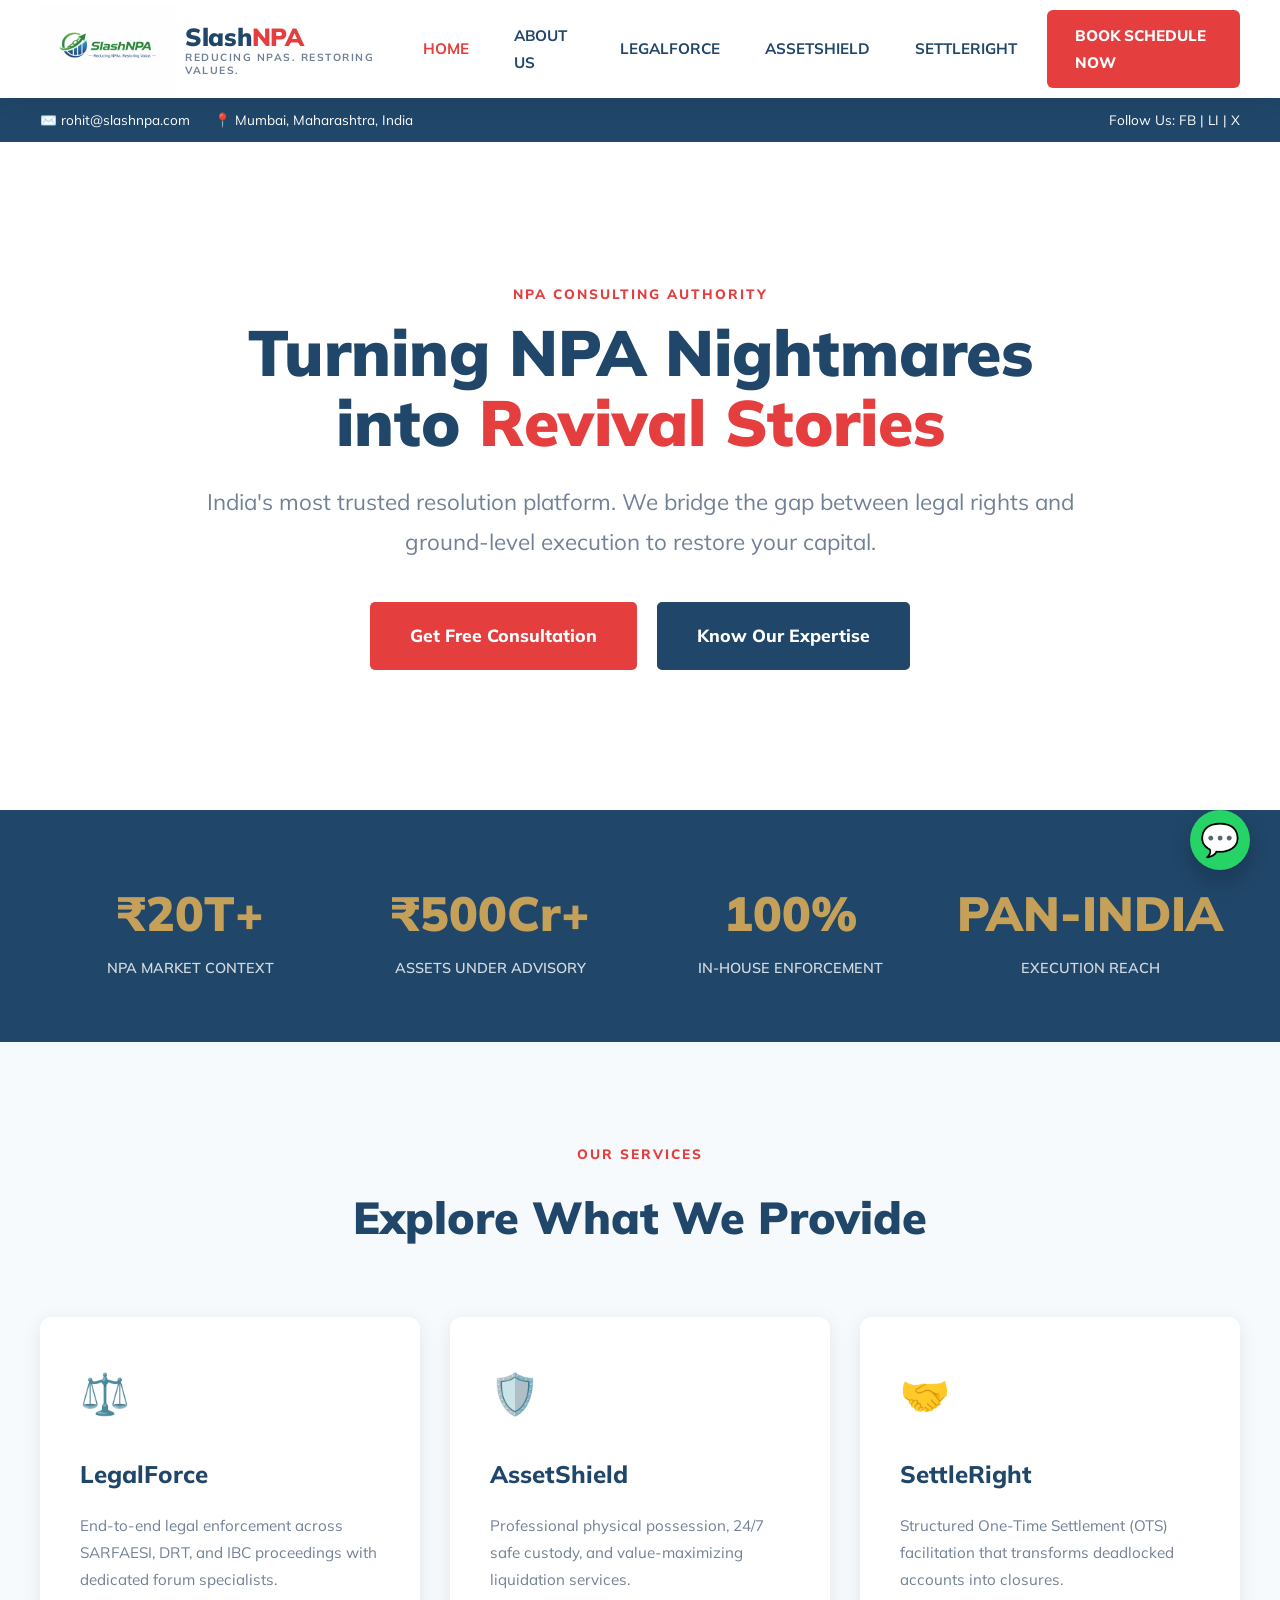
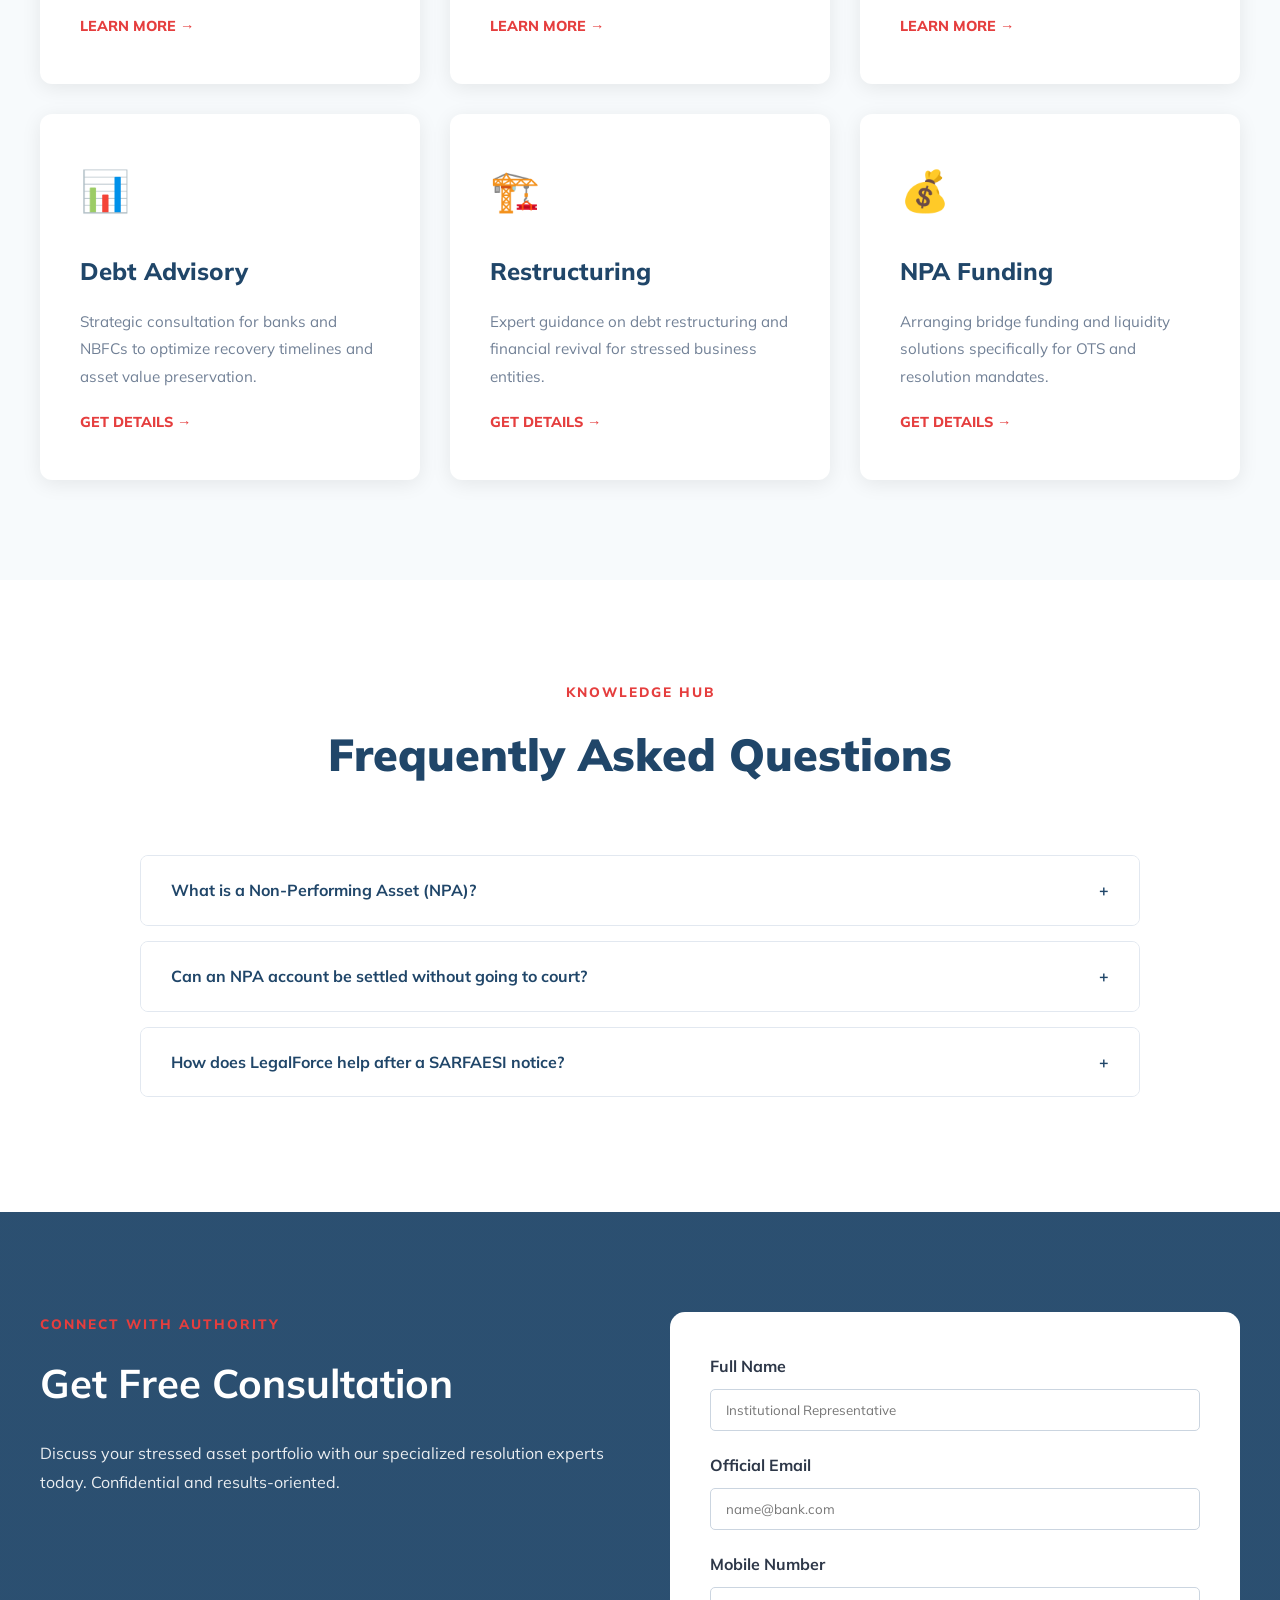
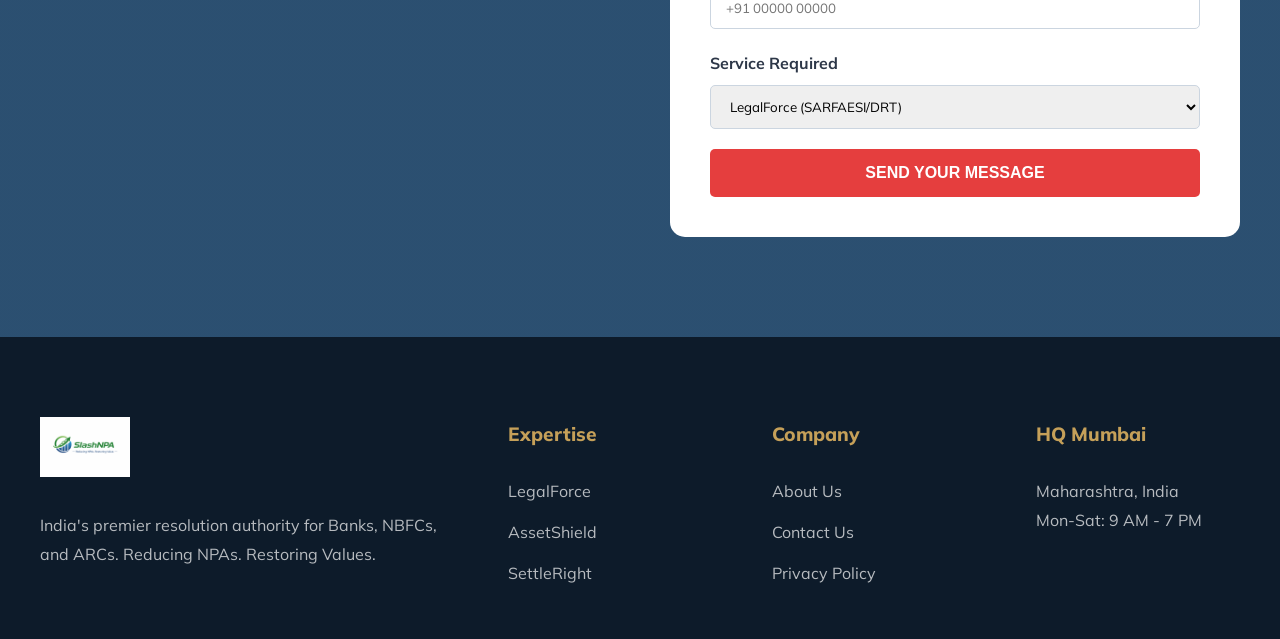
<file: index.html>
<!DOCTYPE html>
<html lang="en">
<head>
    <meta charset="UTF-8">
    <meta name="viewport" content="width=device-width, initial-scale=1.0">
    <title>SlashNPA | Turning NPA Nightmares into Revival Stories</title>
    <link rel="stylesheet" href="style.css">
    <link rel="icon" href="logo.png" type="image/png">
</head>
<body>

    <!-- TOP BAR -->
    <div class="top-bar">
        <div class="top-info">
            <span>✉️ rohit@slashnpa.com</span>
            <span>📍 Mumbai, Maharashtra, India</span>
        </div>
        <div class="top-socials">
            Follow Us: FB | LI | X
        </div>
    </div>

    <!-- HEADER -->
    <header class="header">
        <div class="header-inner">
            <a href="index.html" class="header-logo">
                <img src="logo.png" alt="SlashNPA Logo">
                <div class="header-brand">
                    <span class="header-brand-name">Slash<span class="brand-npa">NPA</span></span>
                    <span class="header-brand-tagline">Reducing NPAs. Restoring Values.</span>
                </div>
            </a>
            <nav class="nav-menu">
                <a href="index.html" class="active">Home</a>
                <a href="about.html">About Us</a>
                <a href="legalforce.html">LegalForce</a>
                <a href="assetshield.html">AssetShield</a>
                <a href="settleright.html">SettleRight</a>
                <a href="contact.html" class="nav-cta">Book Schedule Now</a>
            </nav>
        </div>
    </header>

    <!-- HERO -->
    <section class="hero">
        <div class="container">
            <div class="hero-content">
                <span class="section-label">NPA Consulting Authority</span>
                <h1>Turning NPA Nightmares into <span>Revival Stories</span></h1>
                <p>India's most trusted resolution platform. We bridge the gap between legal rights and ground-level execution to restore your capital.</p>
                <div class="hero-btns">
                    <a href="#contact-section" class="btn-main">Get Free Consultation</a>
                    <a href="about.html" class="btn-alt">Know Our Expertise</a>
                </div>
            </div>
        </div>
    </section>

    <!-- STATS -->
    <section class="stats-section">
        <div class="stats-grid">
            <div class="stat-item">
                <div class="count">₹20T+</div>
                <div class="label">NPA Market Context</div>
            </div>
            <div class="stat-item">
                <div class="count">₹500Cr+</div>
                <div class="label">Assets Under Advisory</div>
            </div>
            <div class="stat-item">
                <div class="count">100%</div>
                <div class="label">In-House Enforcement</div>
            </div>
            <div class="stat-item">
                <div class="count">PAN-INDIA</div>
                <div class="label">Execution Reach</div>
            </div>
        </div>
    </section>

    <!-- SERVICES -->
    <section class="services-section">
        <div class="container">
            <div class="section-header">
                <span class="section-label">Our Services</span>
                <h2>Explore What We Provide</h2>
            </div>
            <div class="services-grid">
                <div class="service-card">
                    <div class="service-icon">⚖️</div>
                    <h3>LegalForce</h3>
                    <p>End-to-end legal enforcement across SARFAESI, DRT, and IBC proceedings with dedicated forum specialists.</p>
                    <a href="legalforce.html" class="learn-more">Learn More →</a>
                </div>
                <div class="service-card">
                    <div class="service-icon">🛡️</div>
                    <h3>AssetShield</h3>
                    <p>Professional physical possession, 24/7 safe custody, and value-maximizing liquidation services.</p>
                    <a href="assetshield.html" class="learn-more">Learn More →</a>
                </div>
                <div class="service-card">
                    <div class="service-icon">🤝</div>
                    <h3>SettleRight</h3>
                    <p>Structured One-Time Settlement (OTS) facilitation that transforms deadlocked accounts into closures.</p>
                    <a href="settleright.html" class="learn-more">Learn More →</a>
                </div>
                <div class="service-card">
                    <div class="service-icon">📊</div>
                    <h3>Debt Advisory</h3>
                    <p>Strategic consultation for banks and NBFCs to optimize recovery timelines and asset value preservation.</p>
                    <a href="contact.html" class="learn-more">Get Details →</a>
                </div>
                <div class="service-card">
                    <div class="service-icon">🏗️</div>
                    <h3>Restructuring</h3>
                    <p>Expert guidance on debt restructuring and financial revival for stressed business entities.</p>
                    <a href="contact.html" class="learn-more">Get Details →</a>
                </div>
                <div class="service-card">
                    <div class="service-icon">💰</div>
                    <h3>NPA Funding</h3>
                    <p>Arranging bridge funding and liquidity solutions specifically for OTS and resolution mandates.</p>
                    <a href="contact.html" class="learn-more">Get Details →</a>
                </div>
            </div>
        </div>
    </section>

    <!-- FAQ -->
    <section class="faq-section">
        <div class="container">
            <div class="section-header">
                <span class="section-label">Knowledge Hub</span>
                <h2>Frequently Asked Questions</h2>
            </div>
            <div class="faq-container">
                <div class="faq-item">
                    <div class="faq-question">What is a Non-Performing Asset (NPA)? <span>+</span></div>
                    <div class="faq-answer">An asset, including a leased asset, becomes non-performing when it ceases to generate income for the bank. Typically, it refers to loans where interest or installments stay overdue for 90 days.</div>
                </div>
                <div class="faq-item">
                    <div class="faq-question">Can an NPA account be settled without going to court? <span>+</span></div>
                    <div class="faq-answer">Yes, through One-Time Settlement (OTS) and structured negotiations. SlashNPA specializes in facilitating these resolutions ethically and swiftly.</div>
                </div>
                <div class="faq-item">
                    <div class="faq-question">How does LegalForce help after a SARFAESI notice? <span>+</span></div>
                    <div class="faq-answer">We manage the entire lifecycle—from drafting replies to Section 13(2) notices to defending Section 17 appeals in DRT and executing physical possession.</div>
                </div>
            </div>
        </div>
    </section>

    <!-- CONTACT / CONSULTATION -->
    <section class="contact-section" id="contact-section">
        <div class="form-container">
            <div>
                <span class="section-label">Connect with Authority</span>
                <h2 style="font-size: 2.5rem; color: white;">Get Free Consultation</h2>
                <p style="margin-top: 20px; opacity: 0.9;">Discuss your stressed asset portfolio with our specialized resolution experts today. Confidential and results-oriented.</p>
            </div>
            <div class="consultation-form">
                <form action="https://formsubmit.co/rohit@slashnpa.com" method="POST">
                    <input type="hidden" name="_subject" value="New Consultation Request - SlashNPA">
                    <input type="hidden" name="_next" value="https://slashnpa.com">
                    <input type="hidden" name="_captcha" value="false">
                    <div class="form-group">
                        <label>Full Name</label>
                        <input type="text" name="name" placeholder="Institutional Representative" required>
                    </div>
                    <div class="form-group">
                        <label>Official Email</label>
                        <input type="email" name="email" placeholder="name@bank.com" required>
                    </div>
                    <div class="form-group">
                        <label>Mobile Number</label>
                        <input type="tel" name="phone" placeholder="+91 00000 00000" required>
                    </div>
                    <div class="form-group">
                        <label>Service Required</label>
                        <select name="service">
                            <option>LegalForce (SARFAESI/DRT)</option>
                            <option>AssetShield (Possession)</option>
                            <option>SettleRight (OTS)</option>
                            <option>Integrated Resolution</option>
                        </select>
                    </div>
                    <button type="submit" class="form-btn">SEND YOUR MESSAGE</button>
                </form>
                    <div class="form-success" id="formSuccess" style="display:none; text-align:center; padding: 40px 20px; background:#f0f5fa; border-radius:12px;">
                        <div style="font-size:3.5rem; margin-bottom:16px; color:#27ae60;">&#10003;</div>
                        <h3 style="color:#204669; font-size:1.8rem; font-weight:800; margin-bottom:14px; letter-spacing:1px;">Thank You!</h3>
                        <p style="color:#444; font-size:1.05rem; line-height:1.75;">
                            Your consultation request has been received.<br>
                            A <strong style="color:#204669;">SlashNPA resolution expert</strong> will reach out to you within <strong style="color:#C0392B;">24 business hours</strong>.<br><br>
                            <em style="color:#666; font-size:0.95rem;">Confidential &bull; Results-Oriented &bull; Trusted by Banks &amp; NBFCs across India.</em>
                        </p>
                    </div>
            </div>
        </div>
    </section>

    <!-- WA FLOAT -->
    <a href="https://wa.me/919167997464" class="wa-float">💬</a>

    <!-- FOOTER -->
    <footer class="footer">
        <div class="footer-grid">
            <div>
                <img src="logo.png" alt="SlashNPA" style="height: 60px; margin-bottom: 25px;">
                <p style="opacity: 0.7;">India's premier resolution authority for Banks, NBFCs, and ARCs. Reducing NPAs. Restoring Values.</p>
            </div>
            <div>
                <h4>Expertise</h4>
                <ul class="footer-links">
                    <li><a href="legalforce.html">LegalForce</a></li>
                    <li><a href="assetshield.html">AssetShield</a></li>
                    <li><a href="settleright.html">SettleRight</a></li>
                </ul>
            </div>
            <div>
                <h4>Company</h4>
                <ul class="footer-links">
                    <li><a href="about.html">About Us</a></li>
                    <li><a href="contact.html">Contact Us</a></li>
                    <li><a href="#">Privacy Policy</a></li>
                </ul>
            </div>
            <div>
                <h4>HQ Mumbai</h4>
                <p style="opacity: 0.7;">Maharashtra, India<br>Mon-Sat: 9 AM - 7 PM</p>
            </div>
        </div>
    </footer>

    <script>
        document.querySelectorAll('.faq-question').forEach(item => {
            item.addEventListener('click', () => {
                item.parentElement.classList.toggle('active');
            });
        });

        // AJAX form submission with thank-you message
        const consultForm = document.querySelector('.consultation-form form');
        if (consultForm) {
            consultForm.addEventListener('submit', function(e) {
                e.preventDefault();
                const form = this;
                const submitBtn = form.querySelector('.form-btn');
                submitBtn.textContent = 'Sending...';
                submitBtn.disabled = true;

                fetch('https://formsubmit.co/ajax/rohit@slashnpa.com', {
                    method: 'POST',
                    body: new FormData(form),
                    headers: { 'Accept': 'application/json' }
                })
                .then(res => res.json())
                .then(data => {
                    form.style.display = 'none';
                    document.getElementById('formSuccess').style.display = 'block';
                })
                .catch(() => {
                    submitBtn.textContent = 'SEND YOUR MESSAGE';
                    submitBtn.disabled = false;
                    alert('Something went wrong. Please try again.');
                });
            });
        }
    </script>
</body>
</html>
</file>
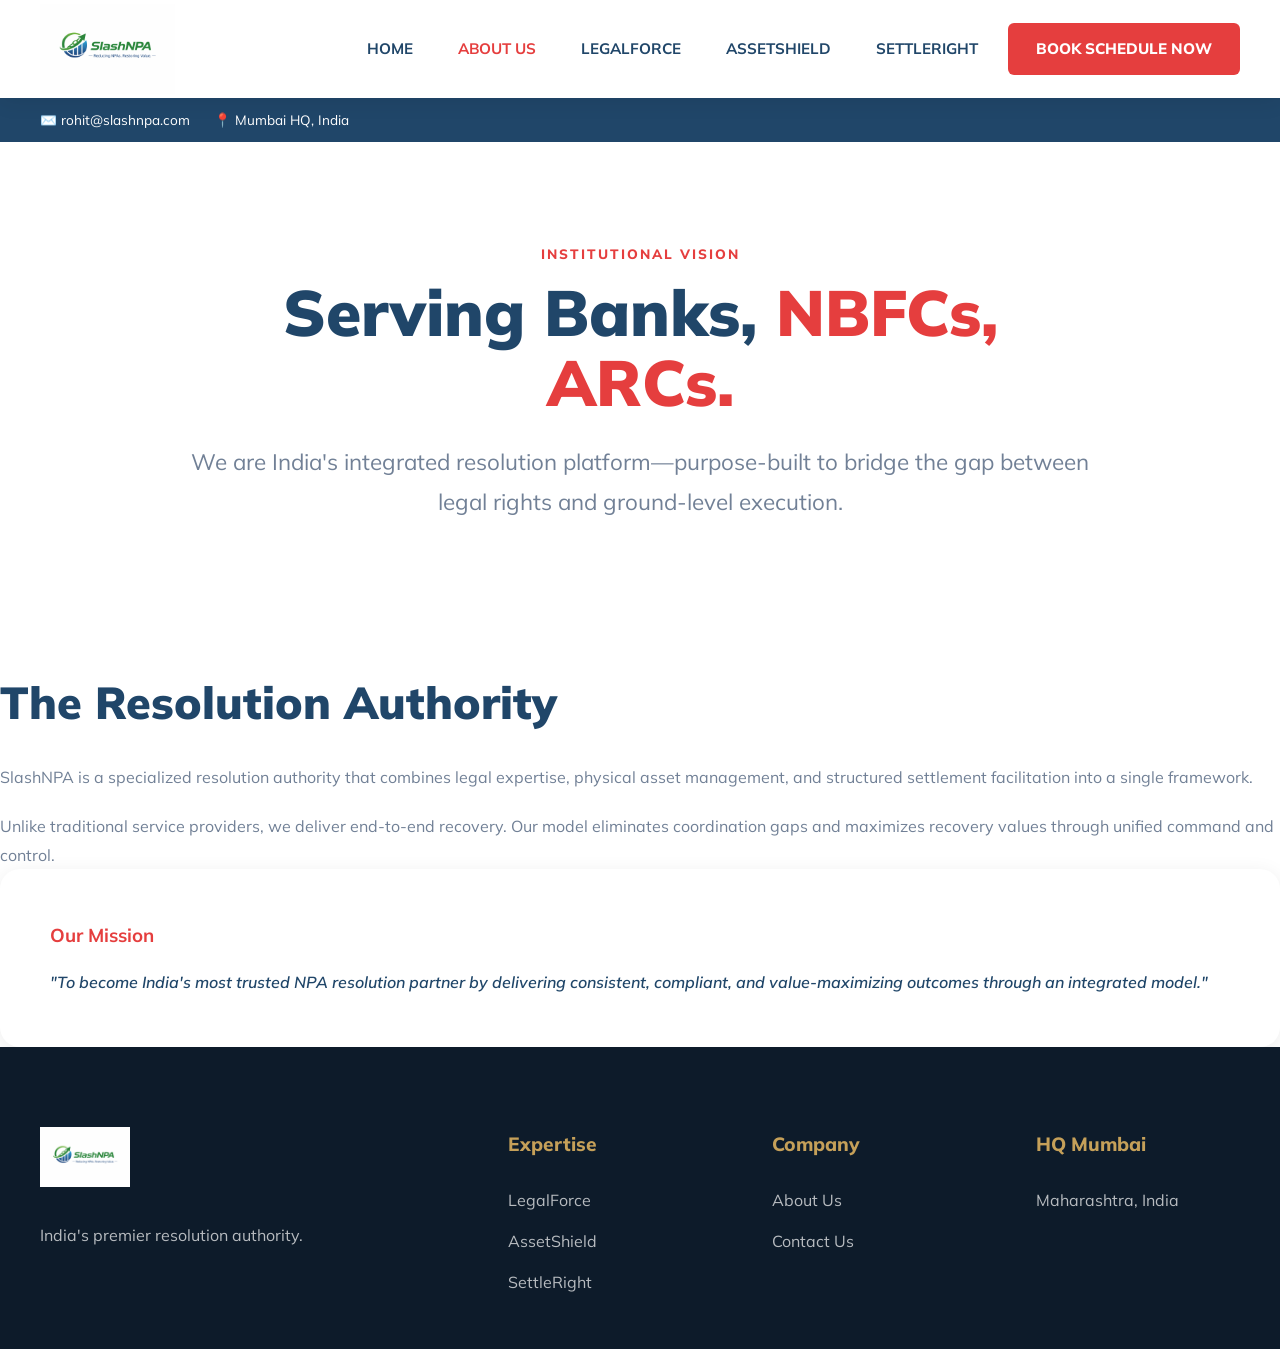
<file: about.html>
<!DOCTYPE html>
<html lang="en">
<head>
    <meta charset="UTF-8">
    <meta name="viewport" content="width=device-width, initial-scale=1.0">
    <title>About Us | SlashNPA Authority</title>
    <link rel="stylesheet" href="style.css">
    <link rel="icon" href="logo.png" type="image/png">
</head>
<body>
    <!-- TOP BAR -->
    <div class="top-bar">
        <div class="top-info">
            <span>✉️ rohit@slashnpa.com</span>
            <span>📍 Mumbai HQ, India</span>
        </div>
    </div>

    <!-- HEADER -->
    <header class="header">
        <div class="header-inner">
            <a href="index.html" class="header-logo">
                <img src="logo.png" alt="SlashNPA Logo">
            </a>
            <nav class="nav-menu">
                <a href="index.html">Home</a>
                <a href="about.html" class="active">About Us</a>
                <a href="legalforce.html">LegalForce</a>
                <a href="assetshield.html">AssetShield</a>
                <a href="settleright.html">SettleRight</a>
                <a href="contact.html" class="nav-cta">Book Schedule Now</a>
            </nav>
        </div>
    </header>

    <!-- PAGE HERO -->
    <section class="hero" style="padding: 100px 40px;">
        <div class="container">
            <div class="hero-content">
                <span class="section-label">Institutional Vision</span>
                <h1>Serving Banks, <span>NBFCs, ARCs.</span></h1>
                <p>We are India's integrated resolution platform—purpose-built to bridge the gap between legal rights and ground-level execution.</p>
            </div>
        </div>
    </section>

    <!-- CONTENT -->
    <section class="section section-alt">
        <div class="container">
            <div class="grid-2">
                <div>
                    <h2 style="font-size: 2.8rem; color: var(--primary); font-weight: 900; margin-bottom: 20px;">The Resolution Authority</h2>
                    <p style="color: var(--text-muted); margin-bottom: 20px;">SlashNPA is a specialized resolution authority that combines legal expertise, physical asset management, and structured settlement facilitation into a single framework.</p>
                    <p style="color: var(--text-muted);">Unlike traditional service providers, we deliver end-to-end recovery. Our model eliminates coordination gaps and maximizes recovery values through unified command and control.</p>
                </div>
                <div style="background: var(--white); padding: 50px; border-radius: 20px; box-shadow: var(--shadow);">
                    <h3 style="color: var(--accent); margin-bottom: 15px;">Our Mission</h3>
                    <p style="font-weight: 600; color: var(--primary); font-style: italic;">"To become India's most trusted NPA resolution partner by delivering consistent, compliant, and value-maximizing outcomes through an integrated model."</p>
                </div>
            </div>
        </div>
    </section>

    <!-- FOOTER -->
    <footer class="footer">
        <div class="footer-grid">
            <div>
                <img src="logo.png" alt="SlashNPA" style="height: 60px; margin-bottom: 25px;">
                <p style="opacity: 0.7;">India's premier resolution authority.</p>
            </div>
            <div>
                <h4>Expertise</h4>
                <ul class="footer-links">
                    <li><a href="legalforce.html">LegalForce</a></li>
                    <li><a href="assetshield.html">AssetShield</a></li>
                    <li><a href="settleright.html">SettleRight</a></li>
                </ul>
            </div>
            <div>
                <h4>Company</h4>
                <ul class="footer-links">
                    <li><a href="about.html">About Us</a></li>
                    <li><a href="contact.html">Contact Us</a></li>
                </ul>
            </div>
            <div>
                <h4>HQ Mumbai</h4>
                <p style="opacity: 0.7;">Maharashtra, India</p>
            </div>
        </div>
    </footer>
</body>
</html>
</file>
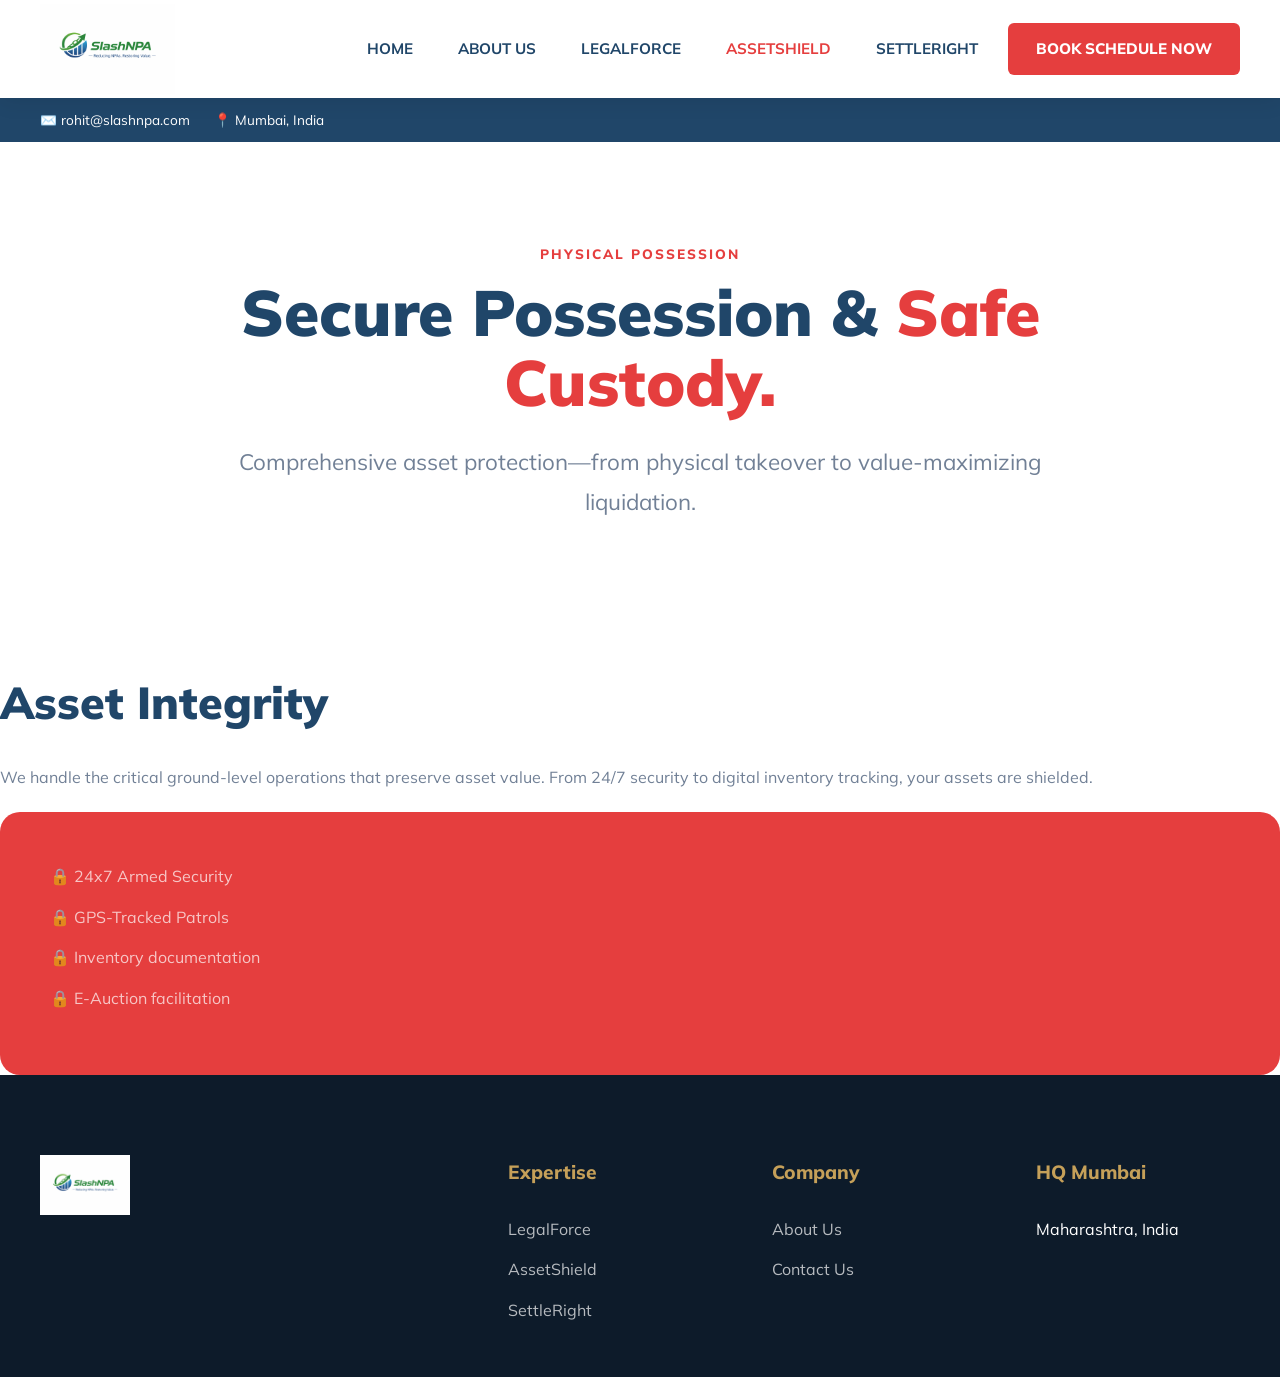
<file: assetshield.html>
<!DOCTYPE html>
<html lang="en">
<head>
    <meta charset="UTF-8">
    <meta name="viewport" content="width=device-width, initial-scale=1.0">
    <title>AssetShield | SlashNPA Authority</title>
    <link rel="stylesheet" href="style.css">
    <link rel="icon" href="logo.png" type="image/png">
</head>
<body>
    <div class="top-bar"><div class="top-info"><span>✉️ rohit@slashnpa.com</span><span>📍 Mumbai, India</span></div></div>
    <header class="header">
        <div class="header-inner">
            <a href="index.html" class="header-logo"><img src="logo.png" alt="SlashNPA Logo"></a>
            <nav class="nav-menu">
                <a href="index.html">Home</a>
                <a href="about.html">About Us</a>
                <a href="legalforce.html">LegalForce</a>
                <a href="assetshield.html" class="active">AssetShield</a>
                <a href="settleright.html">SettleRight</a>
                <a href="contact.html" class="nav-cta">Book Schedule Now</a>
            </nav>
        </div>
    </header>

    <section class="hero" style="padding: 100px 40px;">
        <div class="container">
            <div class="hero-content">
                <span class="section-label">Physical Possession</span>
                <h1>Secure Possession & <span>Safe Custody.</span></h1>
                <p>Comprehensive asset protection—from physical takeover to value-maximizing liquidation.</p>
            </div>
        </div>
    </section>

    <section class="section section-alt">
        <div class="container">
            <div class="grid-2">
                <div>
                    <h2 style="font-size: 2.8rem; color: var(--primary); font-weight: 900; margin-bottom: 20px;">Asset Integrity</h2>
                    <p style="color: var(--text-muted); margin-bottom: 20px;">We handle the critical ground-level operations that preserve asset value. From 24/7 security to digital inventory tracking, your assets are shielded.</p>
                </div>
                <div style="background: var(--accent); padding: 50px; border-radius: 20px; color: white;">
                    <ul class="footer-links" style="color: white; opacity: 1;">
                        <li style="margin-bottom: 12px;">🔒 24x7 Armed Security</li>
                        <li style="margin-bottom: 12px;">🔒 GPS-Tracked Patrols</li>
                        <li style="margin-bottom: 12px;">🔒 Inventory documentation</li>
                        <li style="margin-bottom: 12px;">🔒 E-Auction facilitation</li>
                    </ul>
                </div>
            </div>
        </div>
    </section>

    <footer class="footer"><div class="footer-grid"><div><img src="logo.png" alt="SlashNPA" style="height: 60px;"></div><div><h4>Expertise</h4><ul class="footer-links"><li><a href="legalforce.html">LegalForce</a></li><li><a href="assetshield.html">AssetShield</a></li><li><a href="settleright.html">SettleRight</a></li></ul></div><div><h4>Company</h4><ul class="footer-links"><li><a href="about.html">About Us</a></li><li><a href="contact.html">Contact Us</a></li></ul></div><div><h4>HQ Mumbai</h4><p>Maharashtra, India</p></div></div></footer>
</body>
</html>
</file>
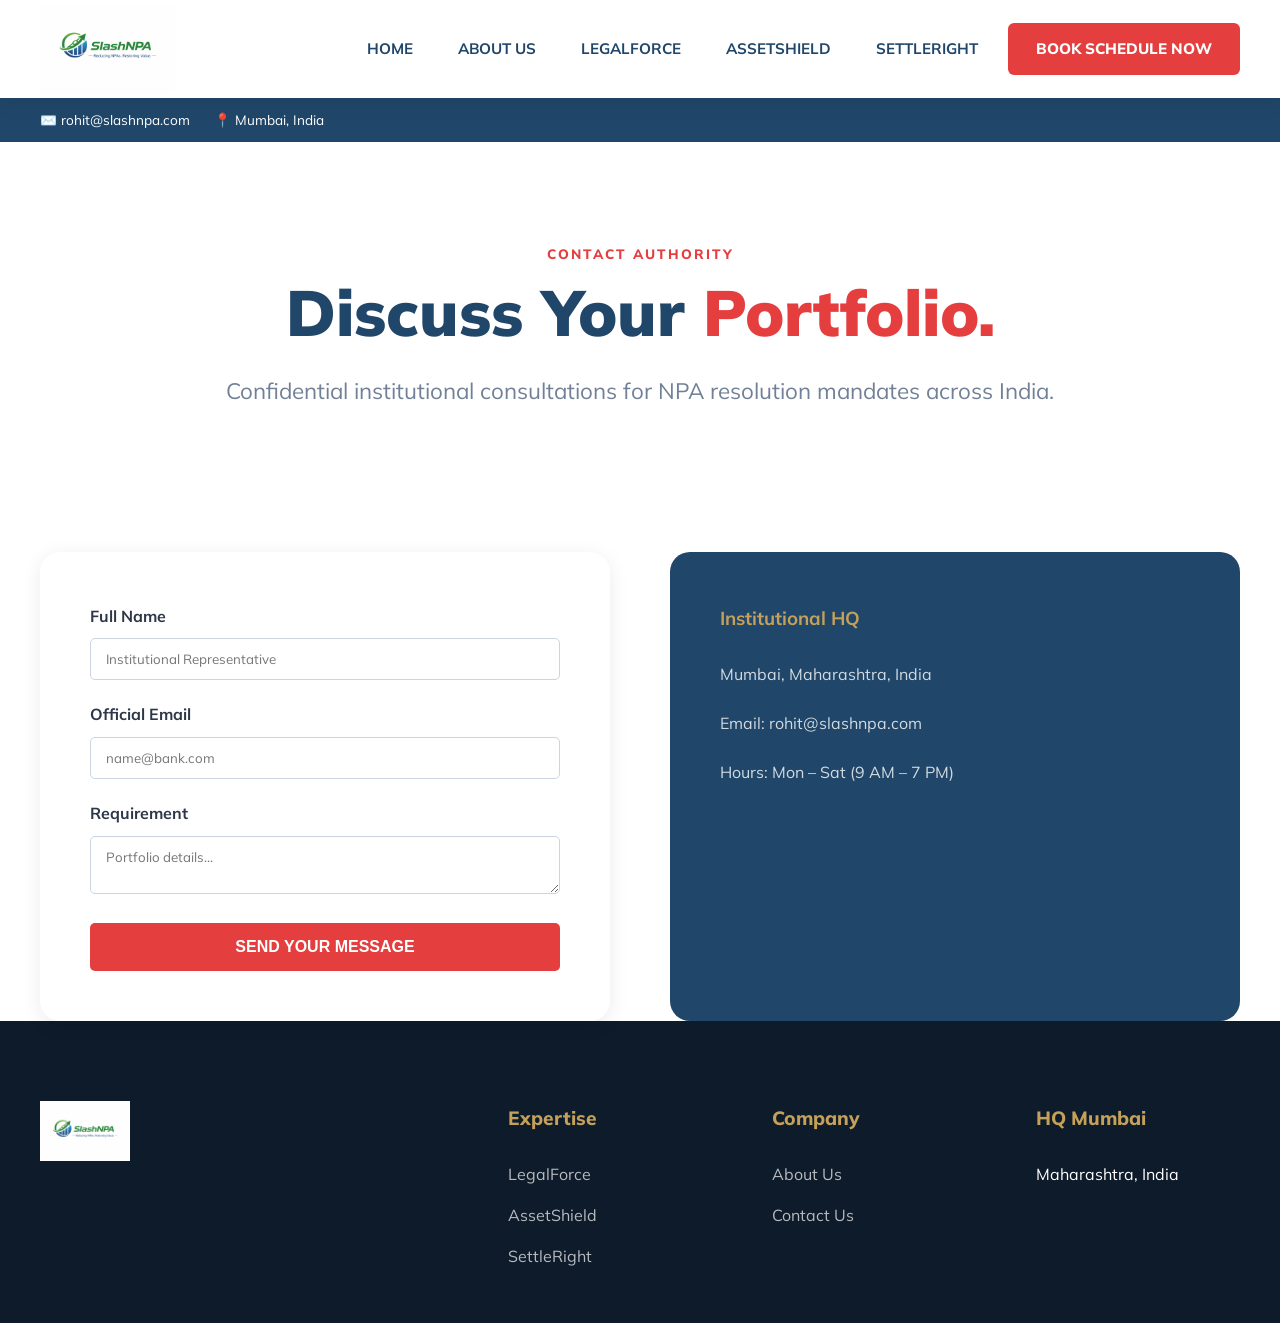
<file: contact.html>
<!DOCTYPE html>
<html lang="en">
<head>
    <meta charset="UTF-8">
    <meta name="viewport" content="width=device-width, initial-scale=1.0">
    <title>Contact Us | SlashNPA Authority</title>
    <link rel="stylesheet" href="style.css">
    <link rel="icon" href="logo.png" type="image/png">
</head>
<body>
    <div class="top-bar"><div class="top-info"><span>✉️ rohit@slashnpa.com</span><span>📍 Mumbai, India</span></div></div>
    <header class="header">
        <div class="header-inner">
            <a href="index.html" class="header-logo"><img src="logo.png" alt="SlashNPA Logo"></a>
            <nav class="nav-menu">
                <a href="index.html">Home</a>
                <a href="about.html">About Us</a>
                <a href="legalforce.html">LegalForce</a>
                <a href="assetshield.html">AssetShield</a>
                <a href="settleright.html">SettleRight</a>
                <a href="contact.html" class="active nav-cta">Book Schedule Now</a>
            </nav>
        </div>
    </header>

    <section class="hero" style="padding: 100px 40px;">
        <div class="container">
            <div class="hero-content">
                <span class="section-label">Contact Authority</span>
                <h1>Discuss Your <span>Portfolio.</span></h1>
                <p>Confidential institutional consultations for NPA resolution mandates across India.</p>
            </div>
        </div>
    </section>

    <section class="section section-alt">
        <div class="form-container">
            <div style="background: var(--white); padding: 50px; border-radius: 20px; box-shadow: var(--shadow);">
                <form action="https://formspree.io/rohit@slashnpa.com" method="POST">
                    <div class="form-group">
                        <label>Full Name</label>
                        <input type="text" name="name" placeholder="Institutional Representative" required>
                    </div>
                    <div class="form-group">
                        <label>Official Email</label>
                        <input type="email" name="email" placeholder="name@bank.com" required>
                    </div>
                    <div class="form-group">
                        <label>Requirement</label>
                        <textarea name="message" placeholder="Portfolio details..."></textarea>
                    </div>
                    <button type="submit" class="form-btn">SEND YOUR MESSAGE</button>
                </form>
            </div>
            <div style="background: var(--primary); padding: 50px; border-radius: 20px; color: white;">
                <h3 style="color: var(--gold); margin-bottom: 25px;">Institutional HQ</h3>
                <p style="margin-bottom: 20px; opacity: 0.8;">Mumbai, Maharashtra, India</p>
                <p style="margin-bottom: 20px; opacity: 0.8;">Email: rohit@slashnpa.com</p>
                <p style="opacity: 0.8;">Hours: Mon – Sat (9 AM – 7 PM)</p>
            </div>
        </div>
    </section>

    <footer class="footer"><div class="footer-grid"><div><img src="logo.png" alt="SlashNPA" style="height: 60px;"></div><div><h4>Expertise</h4><ul class="footer-links"><li><a href="legalforce.html">LegalForce</a></li><li><a href="assetshield.html">AssetShield</a></li><li><a href="settleright.html">SettleRight</a></li></ul></div><div><h4>Company</h4><ul class="footer-links"><li><a href="about.html">About Us</a></li><li><a href="contact.html">Contact Us</a></li></ul></div><div><h4>HQ Mumbai</h4><p>Maharashtra, India</p></div></div></footer>
</body>
</html>
</file>
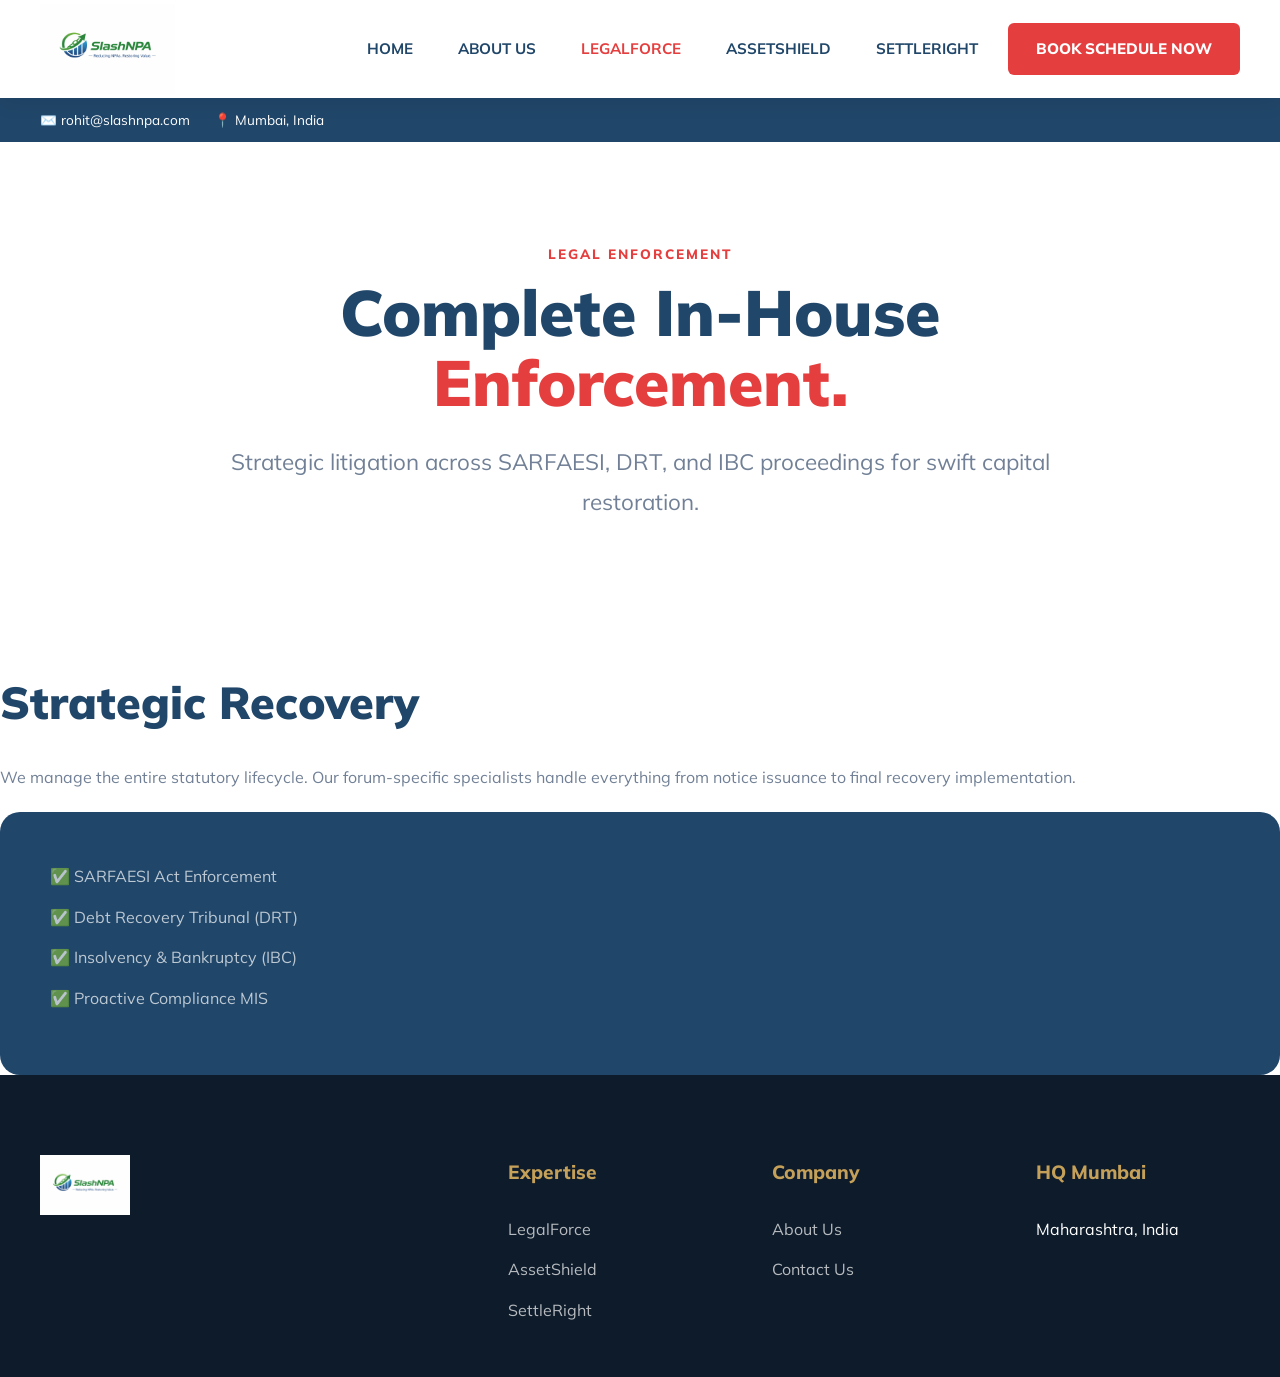
<file: legalforce.html>
<!DOCTYPE html>
<html lang="en">
<head>
    <meta charset="UTF-8">
    <meta name="viewport" content="width=device-width, initial-scale=1.0">
    <title>LegalForce | SlashNPA Authority</title>
    <link rel="stylesheet" href="style.css">
    <link rel="icon" href="logo.png" type="image/png">
</head>
<body>
    <div class="top-bar"><div class="top-info"><span>✉️ rohit@slashnpa.com</span><span>📍 Mumbai, India</span></div></div>
    <header class="header">
        <div class="header-inner">
            <a href="index.html" class="header-logo"><img src="logo.png" alt="SlashNPA Logo"></a>
            <nav class="nav-menu">
                <a href="index.html">Home</a>
                <a href="about.html">About Us</a>
                <a href="legalforce.html" class="active">LegalForce</a>
                <a href="assetshield.html">AssetShield</a>
                <a href="settleright.html">SettleRight</a>
                <a href="contact.html" class="nav-cta">Book Schedule Now</a>
            </nav>
        </div>
    </header>

    <section class="hero" style="padding: 100px 40px;">
        <div class="container">
            <div class="hero-content">
                <span class="section-label">Legal Enforcement</span>
                <h1>Complete In-House <span>Enforcement.</span></h1>
                <p>Strategic litigation across SARFAESI, DRT, and IBC proceedings for swift capital restoration.</p>
            </div>
        </div>
    </section>

    <section class="section section-alt">
        <div class="container">
            <div class="grid-2">
                <div>
                    <h2 style="font-size: 2.8rem; color: var(--primary); font-weight: 900; margin-bottom: 20px;">Strategic Recovery</h2>
                    <p style="color: var(--text-muted); margin-bottom: 20px;">We manage the entire statutory lifecycle. Our forum-specific specialists handle everything from notice issuance to final recovery implementation.</p>
                </div>
                <div style="background: var(--primary); padding: 50px; border-radius: 20px; color: white;">
                    <ul class="footer-links" style="color: white; opacity: 1;">
                        <li style="margin-bottom: 12px;">✅ SARFAESI Act Enforcement</li>
                        <li style="margin-bottom: 12px;">✅ Debt Recovery Tribunal (DRT)</li>
                        <li style="margin-bottom: 12px;">✅ Insolvency & Bankruptcy (IBC)</li>
                        <li style="margin-bottom: 12px;">✅ Proactive Compliance MIS</li>
                    </ul>
                </div>
            </div>
        </div>
    </section>

    <footer class="footer"><div class="footer-grid"><div><img src="logo.png" alt="SlashNPA" style="height: 60px;"></div><div><h4>Expertise</h4><ul class="footer-links"><li><a href="legalforce.html">LegalForce</a></li><li><a href="assetshield.html">AssetShield</a></li><li><a href="settleright.html">SettleRight</a></li></ul></div><div><h4>Company</h4><ul class="footer-links"><li><a href="about.html">About Us</a></li><li><a href="contact.html">Contact Us</a></li></ul></div><div><h4>HQ Mumbai</h4><p>Maharashtra, India</p></div></div></footer>
</body>
</html>
</file>
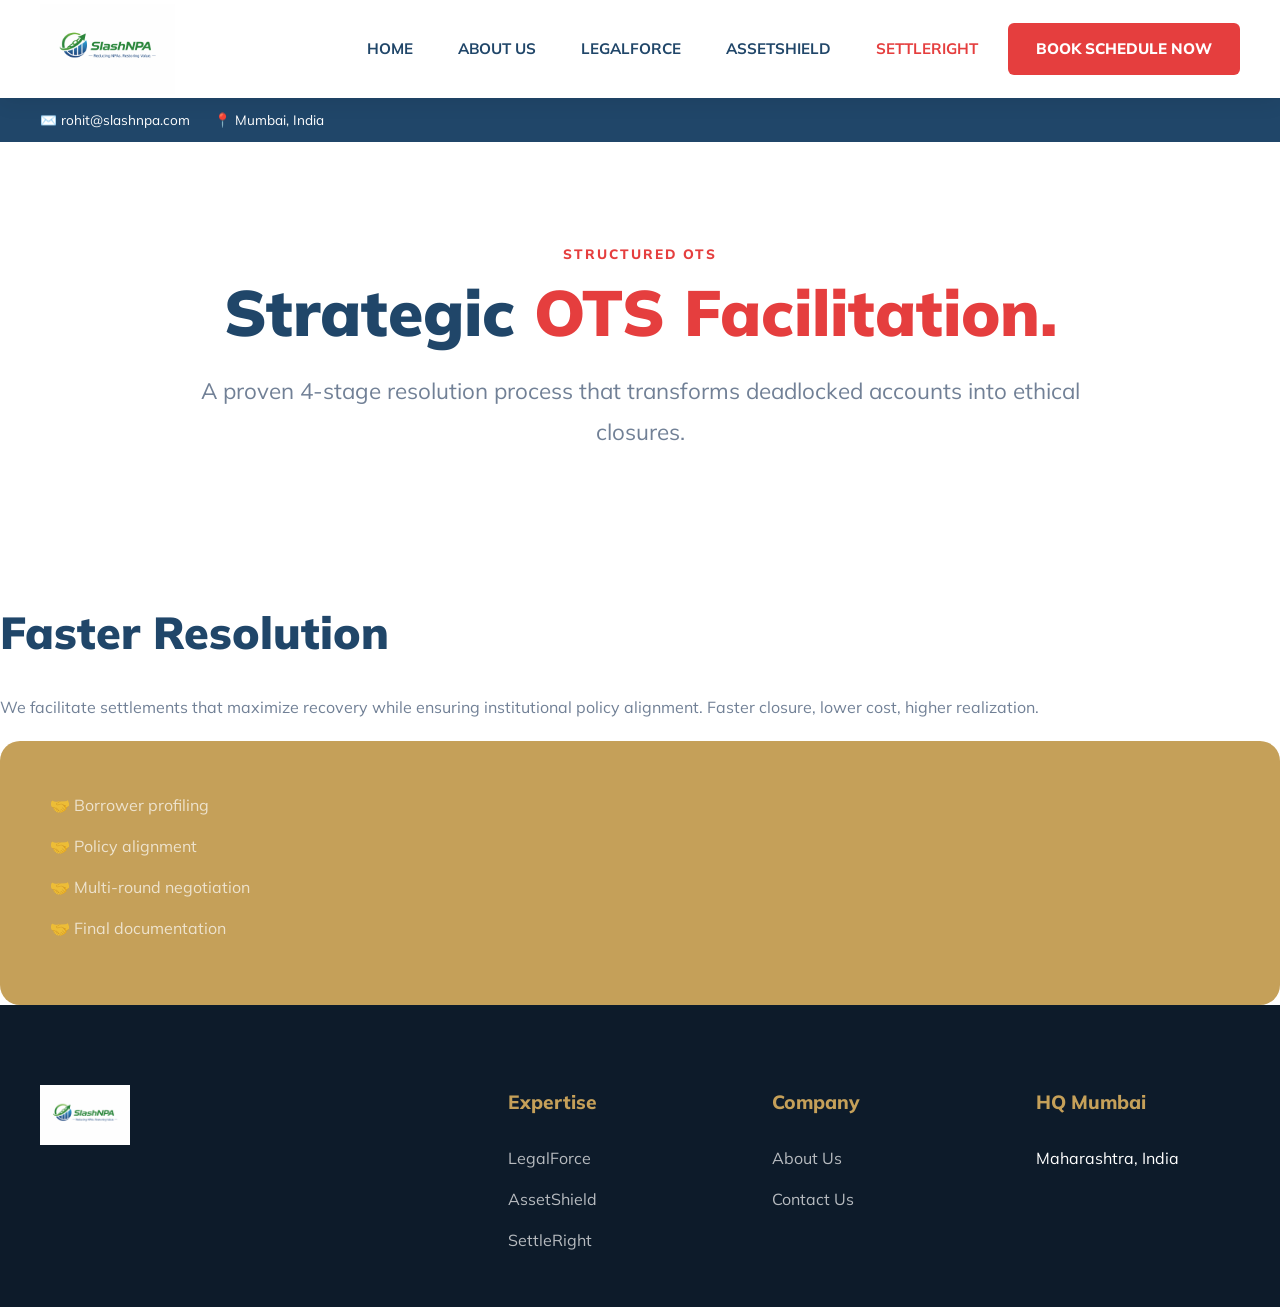
<file: settleright.html>
<!DOCTYPE html>
<html lang="en">
<head>
    <meta charset="UTF-8">
    <meta name="viewport" content="width=device-width, initial-scale=1.0">
    <title>SettleRight | SlashNPA Authority</title>
    <link rel="stylesheet" href="style.css">
    <link rel="icon" href="logo.png" type="image/png">
</head>
<body>
    <div class="top-bar"><div class="top-info"><span>✉️ rohit@slashnpa.com</span><span>📍 Mumbai, India</span></div></div>
    <header class="header">
        <div class="header-inner">
            <a href="index.html" class="header-logo"><img src="logo.png" alt="SlashNPA Logo"></a>
            <nav class="nav-menu">
                <a href="index.html">Home</a>
                <a href="about.html">About Us</a>
                <a href="legalforce.html">LegalForce</a>
                <a href="assetshield.html">AssetShield</a>
                <a href="settleright.html" class="active">SettleRight</a>
                <a href="contact.html" class="nav-cta">Book Schedule Now</a>
            </nav>
        </div>
    </header>

    <section class="hero" style="padding: 100px 40px;">
        <div class="container">
            <div class="hero-content">
                <span class="section-label">Structured OTS</span>
                <h1>Strategic <span>OTS Facilitation.</span></h1>
                <p>A proven 4-stage resolution process that transforms deadlocked accounts into ethical closures.</p>
            </div>
        </div>
    </section>

    <section class="section section-alt">
        <div class="container">
            <div class="grid-2">
                <div>
                    <h2 style="font-size: 2.8rem; color: var(--primary); font-weight: 900; margin-bottom: 20px;">Faster Resolution</h2>
                    <p style="color: var(--text-muted); margin-bottom: 20px;">We facilitate settlements that maximize recovery while ensuring institutional policy alignment. Faster closure, lower cost, higher realization.</p>
                </div>
                <div style="background: var(--gold); padding: 50px; border-radius: 20px; color: white;">
                    <ul class="footer-links" style="color: white; opacity: 1;">
                        <li style="margin-bottom: 12px;">🤝 Borrower profiling</li>
                        <li style="margin-bottom: 12px;">🤝 Policy alignment</li>
                        <li style="margin-bottom: 12px;">🤝 Multi-round negotiation</li>
                        <li style="margin-bottom: 12px;">🤝 Final documentation</li>
                    </ul>
                </div>
            </div>
        </div>
    </section>

    <footer class="footer"><div class="footer-grid"><div><img src="logo.png" alt="SlashNPA" style="height: 60px;"></div><div><h4>Expertise</h4><ul class="footer-links"><li><a href="legalforce.html">LegalForce</a></li><li><a href="assetshield.html">AssetShield</a></li><li><a href="settleright.html">SettleRight</a></li></ul></div><div><h4>Company</h4><ul class="footer-links"><li><a href="about.html">About Us</a></li><li><a href="contact.html">Contact Us</a></li></ul></div><div><h4>HQ Mumbai</h4><p>Maharashtra, India</p></div></div></footer>
</body>
</html>
</file>
<file: style.css>
/* SlashNPA Consultant Rebrand - Global Stylesheet */
@import url('https://fonts.googleapis.com/css2?family=Mulish:wght@300;400;500;600;700;800;900&display=swap');

/* ===== CSS RESET & BASE ===== */
*, *::before, *::after {
    margin: 0;
    padding: 0;
    box-sizing: border-box;
}

:root {
    --primary: #204669;    /* Ref: rgb(32, 70, 105) */
    --accent: #E53E3E;     /* Consultant Red */
    --gold: #C5A059;       /* Ambani Gold */
    --dark: #1A202C;
    --white: #FFFFFF;
    --gray-bg: #F7FAFC;
    --text-main: #2D3748;
    --text-muted: #718096;
    --shadow: 0 4px 20px rgba(0, 0, 0, 0.08);
    --transition: all 0.3s cubic-bezier(0.4, 0, 0.2, 1);
}

html {
    scroll-behavior: smooth;
    font-size: 16px;
}

body {
    font-family: 'Mulish', sans-serif;
    color: var(--text-main);
    line-height: 1.8;
    background: var(--white);
    overflow-x: hidden;
    padding-top: 98px; /* fixed header height: 90px logo + 8px padding */
}

a { text-decoration: none; color: inherit; transition: var(--transition); }
ul { list-style: none; }
img { max-width: 100%; height: auto; }

/* ===== TOP BAR ===== */
.top-bar {
    background: var(--primary);
    color: var(--white);
    padding: 10px 40px;
    font-size: 0.85rem;
    display: flex;
    justify-content: space-between;
    align-items: center;
}

.top-info { display: flex; gap: 24px; }
.top-info span { display: flex; align-items: center; gap: 8px; }

/* ===== HEADER ===== */
.header {
    position: fixed;
    top: 0;
    left: 0;
    width: 100%;
    z-index: 1000;
    background: var(--white);
    box-shadow: var(--shadow);
    padding: 0;
}

.header-inner {
    max-width: 1400px;
    margin: 0 auto;
    padding: 4px 40px;
    display: flex;
    align-items: center;
    justify-content: space-between;
}

.header-logo img {
    height: 90px;
    width: auto;
}

/* Brand text next to logo */
.header-logo {
    display: flex;
    align-items: center;
    gap: 10px;
    text-decoration: none;
}

.header-brand {
    display: flex;
    flex-direction: column;
    line-height: 1.25;
}

.header-brand-name {
    font-family: "Mulish", sans-serif;
    font-size: 1.55rem;
    font-weight: 900;
    color: var(--primary);
    letter-spacing: -0.3px;
}

.brand-npa {
    color: var(--accent);
}

.header-brand-tagline {
    font-family: "Mulish", sans-serif;
    font-size: 0.65rem;
    font-weight: 700;
    color: var(--text-muted);
    text-transform: uppercase;
    letter-spacing: 1.5px;
}

.nav-menu {
    display: flex;
    align-items: center;
    gap: 15px;
}

.nav-menu a {
    padding: 10px 15px;
    font-weight: 700;
    font-size: 0.95rem;
    color: var(--primary);
    text-transform: uppercase;
}

.nav-menu a:hover,
.nav-menu a.active {
    color: var(--accent);
}

.nav-cta {
    background: var(--accent) !important;
    color: var(--white) !important;
    padding: 12px 28px !important;
    border-radius: 6px !important;
    font-weight: 800 !important;
}

.nav-cta:hover {
    background: var(--primary) !important;
    transform: translateY(-2px);
}

/* ===== HERO SECTION ===== */
.hero {
    padding: 140px 40px;
    background: linear-gradient(rgba(255,255,255,0.9), rgba(255,255,255,0.95)), url('https://images.unsplash.com/photo-1554469384-e58fb16e2959?ixlib=rb-1.2.1&auto=format&fit=crop&w=1950&q=80');
    background-size: cover;
    background-position: center;
    text-align: center;
}

.hero-content {
    max-width: 900px;
    margin: 0 auto;
}

.hero h1 {
    font-size: 4rem;
    font-weight: 900;
    color: var(--primary);
    line-height: 1.1;
    margin-bottom: 24px;
}

.hero h1 span {
    color: var(--accent);
}

.hero p {
    font-size: 1.4rem;
    color: var(--text-muted);
    margin-bottom: 40px;
}

.hero-btns {
    display: flex;
    justify-content: center;
    gap: 20px;
}

.btn-main {
    background: var(--accent);
    color: var(--white);
    padding: 18px 40px;
    border-radius: 5px;
    font-weight: 800;
    font-size: 1.1rem;
}

.btn-alt {
    background: var(--primary);
    color: var(--white);
    padding: 18px 40px;
    border-radius: 5px;
    font-weight: 800;
    font-size: 1.1rem;
}

/* ===== STATS SECTION ===== */
.stats-section {
    background: var(--primary);
    padding: 60px 40px;
    color: var(--white);
}

.stats-grid {
    max-width: 1200px;
    margin: 0 auto;
    display: grid;
    grid-template-columns: repeat(4, 1fr);
    text-align: center;
}

.stat-item .count { font-size: 3rem; font-weight: 900; color: var(--gold); }
.stat-item .label { font-size: 0.9rem; text-transform: uppercase; font-weight: 600; opacity: 0.8; }

/* ===== SECTION HEADERS ===== */
.section-header {
    text-align: center;
    margin-bottom: 60px;
}

.section-label {
    color: var(--accent);
    font-weight: 800;
    text-transform: uppercase;
    letter-spacing: 2px;
    font-size: 0.85rem;
    display: block;
    margin-bottom: 10px;
}

.section-header h2 {
    font-size: 2.8rem;
    font-weight: 900;
    color: var(--primary);
}

/* ===== SERVICES GRID ===== */
.services-section {
    padding: 100px 40px;
    background: var(--gray-bg);
}

.services-grid {
    display: grid;
    grid-template-columns: repeat(3, 1fr);
    gap: 30px;
    max-width: 1300px;
    margin: 0 auto;
}

.service-card {
    background: var(--white);
    padding: 40px;
    border-radius: 12px;
    box-shadow: var(--shadow);
    border-bottom: 4px solid transparent;
    transition: var(--transition);
}

.service-card:hover {
    border-bottom-color: var(--accent);
    transform: translateY(-5px);
}

.service-icon {
    font-size: 2.5rem;
    color: var(--accent);
    margin-bottom: 24px;
}

.service-card h3 {
    font-size: 1.5rem;
    font-weight: 800;
    color: var(--primary);
    margin-bottom: 15px;
}

.service-card p {
    color: var(--text-muted);
    font-size: 0.95rem;
    margin-bottom: 20px;
}

.learn-more {
    color: var(--accent);
    font-weight: 800;
    font-size: 0.9rem;
    text-transform: uppercase;
    display: flex;
    align-items: center;
    gap: 8px;
}

/* ===== FAQ SECTION ===== */
.faq-section {
    padding: 100px 40px;
}

.faq-container {
    max-width: 1000px;
    margin: 0 auto;
}

.faq-item {
    border: 1px solid #E2E8F0;
    border-radius: 8px;
    margin-bottom: 15px;
    overflow: hidden;
}

.faq-question {
    background: var(--white);
    padding: 20px 30px;
    font-weight: 700;
    color: var(--primary);
    cursor: pointer;
    display: flex;
    justify-content: space-between;
    align-items: center;
}

.faq-answer {
    padding: 0 30px 20px;
    color: var(--text-muted);
    display: none;
}

.faq-item.active .faq-answer { display: block; }
.faq-item.active .faq-question { color: var(--accent); }

/* ===== CONTACT FORM SECTION ===== */
.contact-section {
    padding: 100px 40px;
    background: linear-gradient(rgba(32, 70, 105, 0.95), rgba(32, 70, 105, 0.95)), url('https://images.unsplash.com/photo-1454165833767-027ff181958b?auto=format&fit=crop&q=80&w=1950');
    background-size: cover;
    color: var(--white);
}

.form-container {
    max-width: 1200px;
    margin: 0 auto;
    display: grid;
    grid-template-columns: 1fr 1fr;
    gap: 60px;
}

.consultation-form {
    background: var(--white);
    padding: 40px;
    border-radius: 15px;
    color: var(--text-main);
}

.form-group { margin-bottom: 20px; }
.form-group label { display: block; font-weight: 700; margin-bottom: 8px; }
.form-group input, .form-group select, .form-group textarea {
    width: 100%;
    padding: 12px 15px;
    border: 1px solid #CBD5E0;
    border-radius: 5px;
    font-family: inherit;
}

.form-btn {
    width: 100%;
    background: var(--accent);
    color: var(--white);
    border: none;
    padding: 15px;
    font-weight: 800;
    border-radius: 5px;
    cursor: pointer;
    font-size: 1rem;
}

/* ===== FOOTER ===== */
.footer {
    background: #0D1B2A;
    color: var(--white);
    padding: 80px 40px 40px;
}

.footer-grid {
    max-width: 1300px;
    margin: 0 auto;
    display: grid;
    grid-template-columns: 2fr 1fr 1fr 1fr;
    gap: 60px;
}

.footer h4 {
    font-size: 1.2rem;
    font-weight: 800;
    margin-bottom: 25px;
    color: var(--gold);
}

.footer-links li { margin-bottom: 12px; opacity: 0.7; }
.footer-links li:hover { opacity: 1; color: var(--accent); }

.wa-float {
    position: fixed;
    bottom: 30px;
    right: 30px;
    background: #25D366;
    color: white;
    width: 60px;
    height: 60px;
    border-radius: 50%;
    display: flex;
    align-items: center;
    justify-content: center;
    font-size: 2rem;
    box-shadow: 0 10px 20px rgba(0,0,0,0.2);
    z-index: 1000;
}

/* ===== RESPONSIVE ===== */
@media (max-width: 1024px) {
    .hero h1 { font-size: 3rem; }
    .services-grid { grid-template-columns: repeat(2, 1fr); }
    .form-container { grid-template-columns: 1fr; }
    .stats-grid { grid-template-columns: repeat(2, 1fr); gap: 30px; }
}

@media (max-width: 768px) {
    /* Fixed header on mobile: compact box, big logo */
    body { padding-top: 88px; } /* 80px logo + 8px padding */
    .header-inner { padding: 4px 16px; }
    .header-logo img { height: 80px; } /* fills ~91% of 88px box */
    .header-brand-name { font-size: 1.2rem; }
    .header-brand-tagline { font-size: 0.55rem; letter-spacing: 1px; }
    .nav-menu { display: none; }
    .top-bar { display: none; }
    .hero { padding: 60px 20px; }
    .hero h1 { font-size: 2rem; }
    .hero p { font-size: 0.95rem; }
    .hero-btns { flex-direction: column; align-items: center; gap: 12px; }

    /* Stats: 2x2 grid, contained, no overflow */
    .stats-section { padding: 40px 16px; overflow: hidden; }
    .stats-grid {
        grid-template-columns: repeat(2, 1fr);
        gap: 24px 12px;
        width: 100%;
    }
    .stat-item { padding: 0 4px; }
    .stat-item .count { font-size: 1.8rem; word-break: break-word; }
    .stat-item .label { font-size: 0.7rem; }

    /* Services */
    .services-section { padding: 60px 16px; }
    .services-grid { grid-template-columns: 1fr; }

    /* FAQ */
    .faq-section { padding: 60px 16px; }

    /* Contact */
    .contact-section { padding: 60px 16px; }
    .form-container { padding: 30px 20px; gap: 30px; }

    /* Footer */
    .footer { padding: 40px 16px; }
    .footer-grid { grid-template-columns: 1fr; gap: 30px; }
}
</file>
